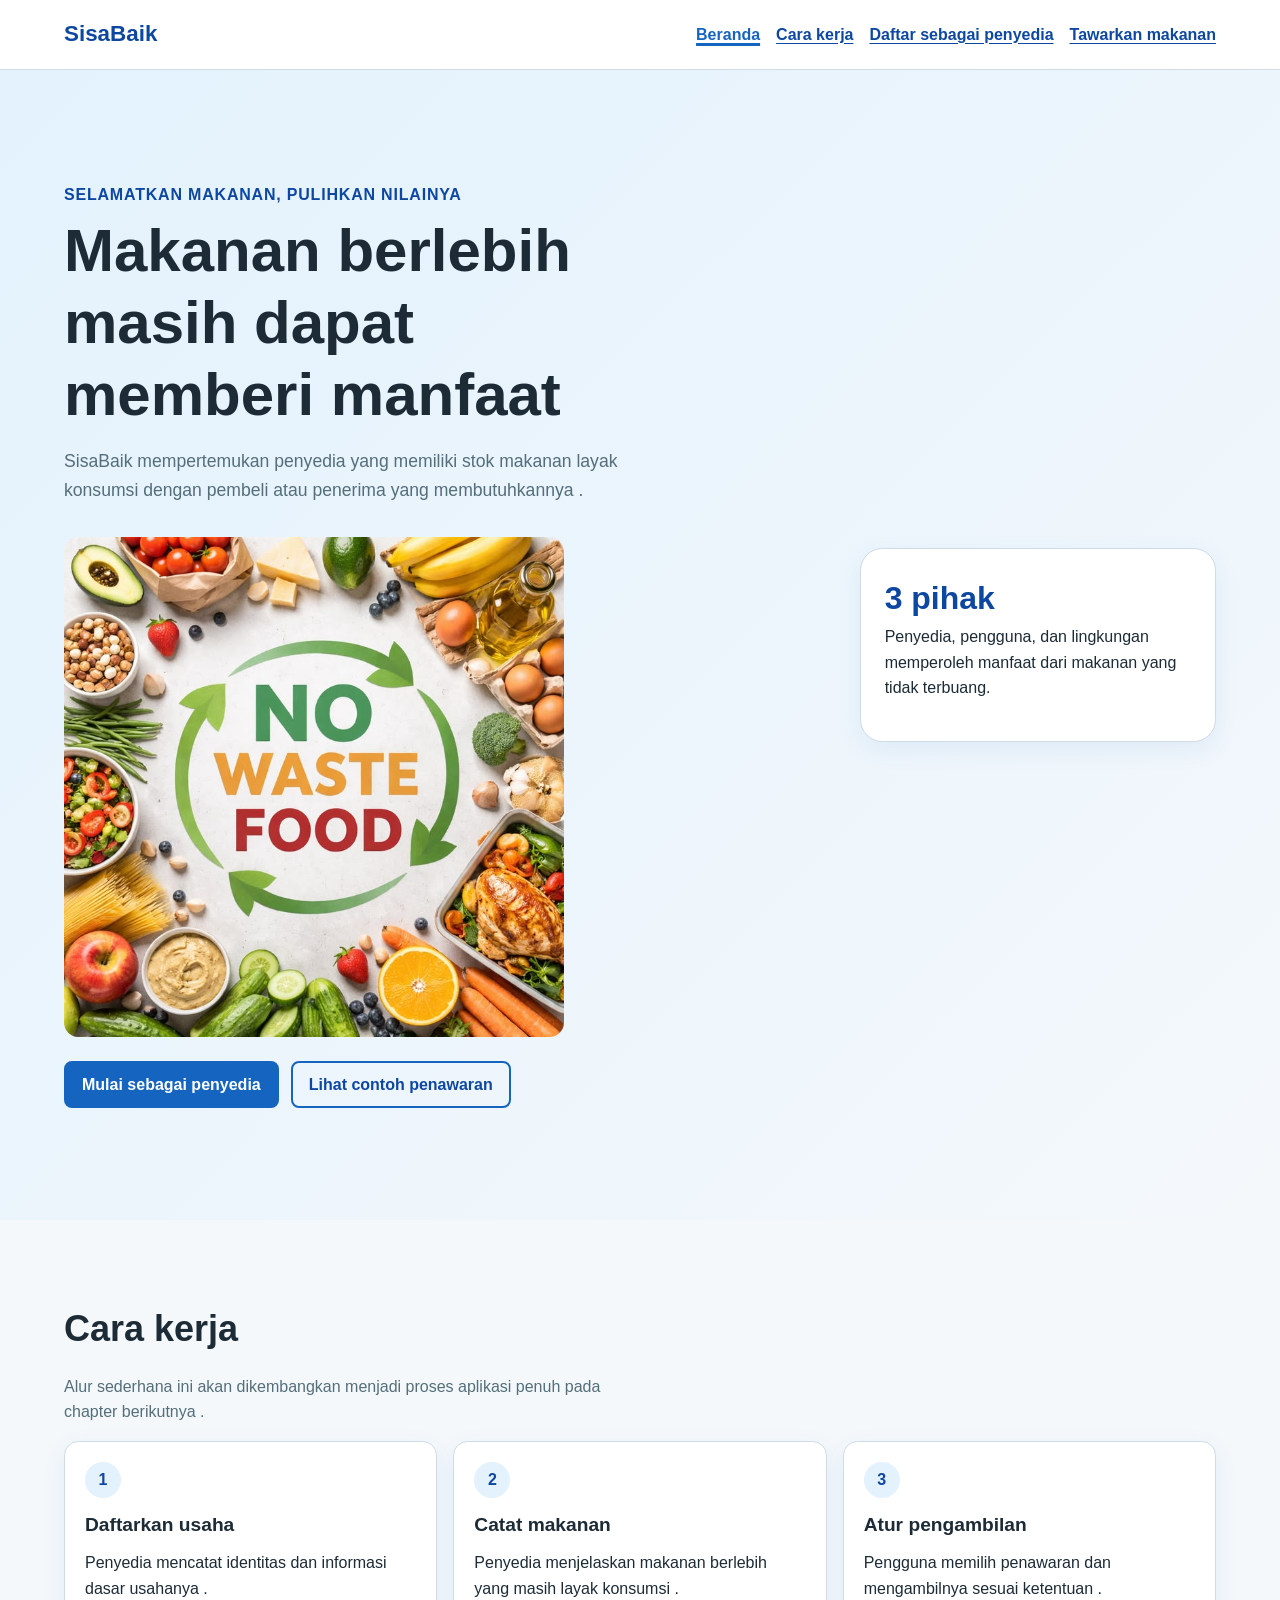
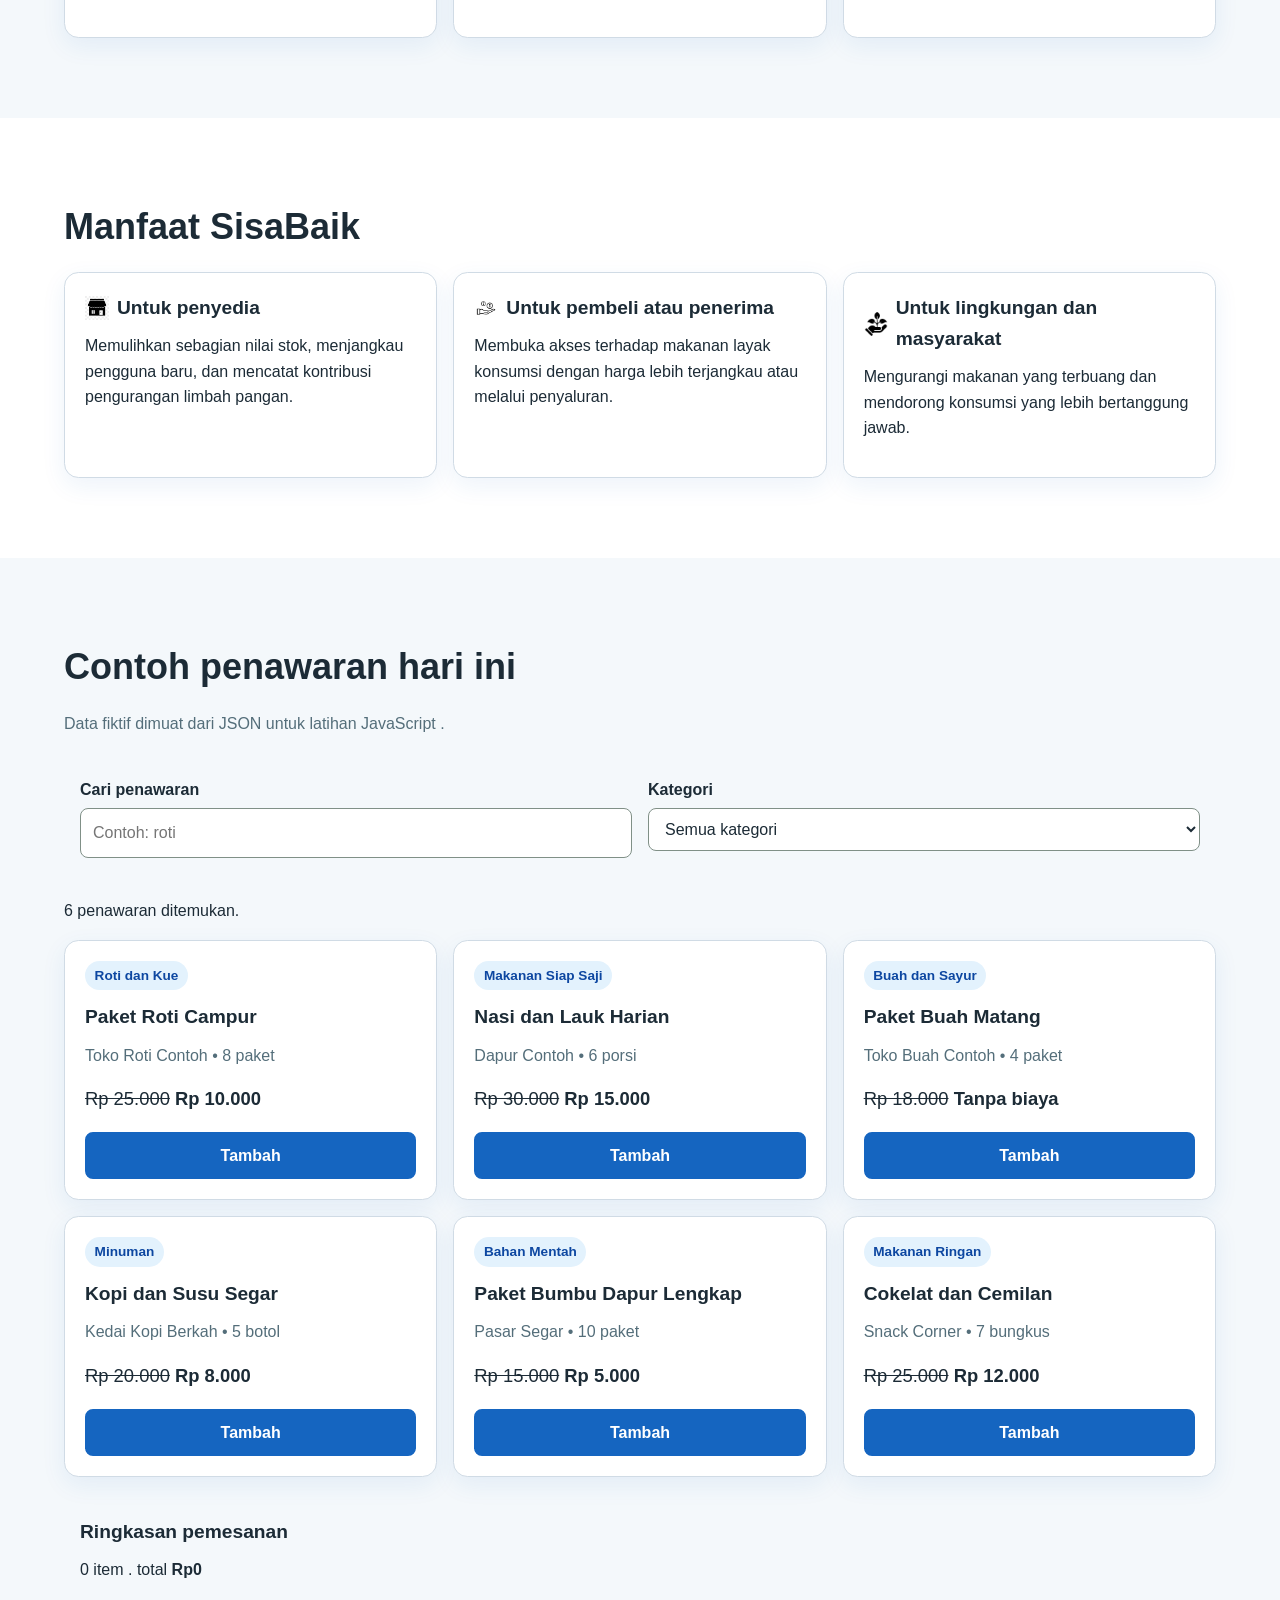
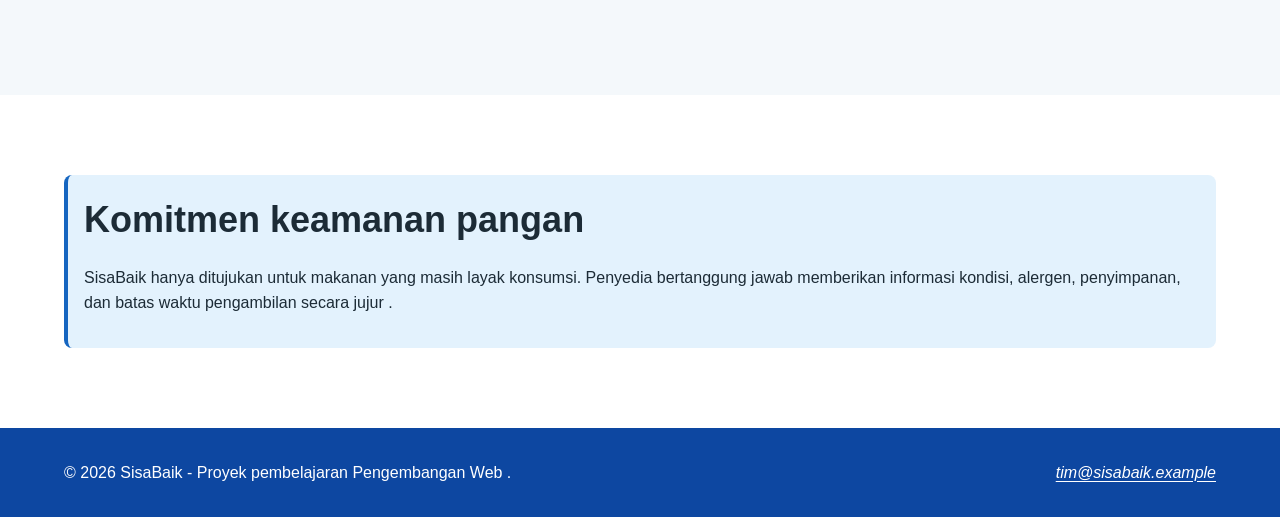
<file: index.html>
<!doctype html>
<html lang="id">
<head>
<meta charset="utf-8">
<meta name="viewport" content="width=device-width, initial-scale=1">
<meta name="description" content="SisaBaik membantu penyedia menawarkan makanan berlebih agar tetap bernilai,
terjangkau, dan tidak terbuang.">
<title>Beranda | SisaBaik</title>
<link rel="stylesheet" href="styles.css">
<script src="app.js" defer></script>
</head>
<body>
<a class="skip-link" href="#konten-utama">Lewati ke konten utama</a>

<header class="site-header">
<div class="container header-layout">
<p class="brand">SisaBaik</p>
<nav aria-label="Navigasi utama">
<ul class="nav-list">
<li><a href="index.html" aria-current="page">Beranda</a></li>
<li><a href="#cara-kerja">Cara kerja</a></li>
<li><a href="daftar-penyedia.html">Daftar sebagai penyedia</a></li>
<li><a href="tawarkan-makanan.html">Tawarkan makanan</a></li>
</ul>
</nav>
</div>
</header>

<main id="konten-utama" tabindex="-1">
<section class="hero" aria-labelledby="judul-utama">
<div class="container hero-layout">
    
<div>
<p class="eyebrow">Selamatkan makanan, pulihkan nilainya</p>
<h1 id="judul-utama">Makanan berlebih masih dapat memberi manfaat</h1>
<p class="lead">SisaBaik mempertemukan penyedia yang memiliki stok makanan layak konsumsi dengan pembeli
atau penerima yang membutuhkannya .</p>
<img src="sisabaikfoto.jpg" alt="Ilustrasi makanan SisaBaik" style="width: 100%; max-width: 500px; height: auto; border-radius: var(--radius-medium, 8px); margin-block: 1rem;">
<div class="button-group">
<a class="button" href="daftar-penyedia.html">Mulai sebagai penyedia</a>
<a class="button button-secondary" href="#penawaran-contoh">Lihat contoh penawaran</a>
</div>
</div>
<aside class="hero-panel" aria-label="Ringkasan manfaat SisaBaik">
<strong>3 pihak</strong>
<p>Penyedia, pengguna, dan lingkungan memperoleh manfaat dari makanan yang tidak terbuang. </p>
</aside>
</div>
</section>

<section class="section" id="cara-kerja" aria-labelledby="judul-cara-kerja">
<div class="container">
<h2 id="judul-cara-kerja">Cara kerja</h2>
<p class="section-intro">Alur sederhana ini akan dikembangkan menjadi proses aplikasi penuh pada chapter
berikutnya .</p>
<div class="steps-grid">
<article class="card">
<span class="step-number" aria-hidden="true">1</span>
<h3>Daftarkan usaha</h3>
<p>Penyedia mencatat identitas dan informasi dasar usahanya .</p>
</article>
<article class="card">
<span class="step-number" aria-hidden="true">2</span>
<h3>Catat makanan</h3>
<p>Penyedia menjelaskan makanan berlebih yang masih layak konsumsi .</p>
</article>
<article class="card">
<span class="step-number" aria-hidden="true">3</span>
<h3>Atur pengambilan</h3>
<p>Pengguna memilih penawaran dan mengambilnya sesuai ketentuan .</p>
</article>
</div>
</div>
</section>

<section class="section section-alt" aria-labelledby="judul-manfaat">
<div class="container">
<h2 id="judul-manfaat">Manfaat SisaBaik</h2>
<div class="benefit-grid">
<article class="card">
<h3 style="display: flex; align-items: center; gap: 0.5rem;">
<img src="penyedia.jpg" alt="" style="width: 24px; height: 24px; object-fit: contain;">
Untuk penyedia
</h3>
<p>Memulihkan sebagian nilai stok, menjangkau pengguna baru, dan mencatat kontribusi pengurangan limbah pangan.</p>
</article>

<article class="card">
<h3 style="display: flex; align-items: center; gap: 0.5rem;">
<img src="pembeli.jpg" alt="" style="width: 24px; height: 24px; object-fit: contain;">
Untuk pembeli atau penerima
</h3>
<p>Membuka akses terhadap makanan layak konsumsi dengan harga lebih terjangkau atau melalui penyaluran.</p>
</article>

<article class="card">
<h3 style="display: flex; align-items: center; gap: 0.5rem;">
<img src="lingkungan.jpg" alt="" style="width: 24px; height: 24px; object-fit: contain;">
Untuk lingkungan dan masyarakat
</h3>
<p>Mengurangi makanan yang terbuang dan mendorong konsumsi yang lebih bertanggung jawab.</p>
</article>
</div>
</div>
</section>

<section class="section" id="penawaran-contoh" aria-labelledby="judul-penawaran">
<div class="container">
<h2 id="judul-penawaran">Contoh penawaran hari ini</h2>
<p class="section-intro">Data fiktif dimuat dari JSON untuk latihan JavaScript .</p>
<form class="filter-panel" id="filter-form" role="search">
<p>
<label for="kata-kunci">Cari penawaran</label><br>
<input id="kata-kunci" name="kata_kunci" type="search" placeholder="Contoh: roti">
</p>
<p>
<label for="filter-kategori">Kategori</label><br>
<select id="filter-kategori" name="kategori">
<option value="semua">Semua kategori</option>
<option value="makanan-siap-saji">Makanan siap saji</option>
<option value="roti-kue">Roti dan kue</option>
<option value="buah-sayur">Buah dan sayur</option>
<option value="minuman">Minuman</option>
<option value="bahan-mentah">Bahan mentah</option>
<option value="makanan-ringan">Makanan ringan</option>
</select>
</p>
</form>
<p id="status-katalog" class="status-message" role="status" aria-live="polite">Memuat penawaran ...</p>
<div class="offer-grid" id="daftar-penawaran"></div>
<aside class="cart-summary" aria-labelledby="judul-ringkasan">
<h3 id="judul-ringkasan">Ringkasan pemesanan</h3>
<p><span id="jumlah-item">0</span> item . total <strong id="total-pesanan">Rp0</strong></p>
</aside>
</div>
</div>
</section>

<section class="section section-alt" aria-labelledby="judul-keamanan">
<div class="container">
<div class="notice">
<h2 id="judul-keamanan">Komitmen keamanan pangan</h2>
<p>SisaBaik hanya ditujukan untuk makanan yang masih layak konsumsi. Penyedia bertanggung jawab memberikan
informasi kondisi, alergen, penyimpanan, dan batas waktu pengambilan secara jujur .</p>
</div>
</div>
</section>
</main>

<footer class="site-footer">
<div class="container footer-layout">
<p>&copy; 2026 SisaBaik - Proyek pembelajaran Pengembangan Web .</p>
<address><a href="mailto:tim@sisabaik.example">tim@sisabaik.example</a></address>
</div>
</footer>
</body>
</html>
</file>
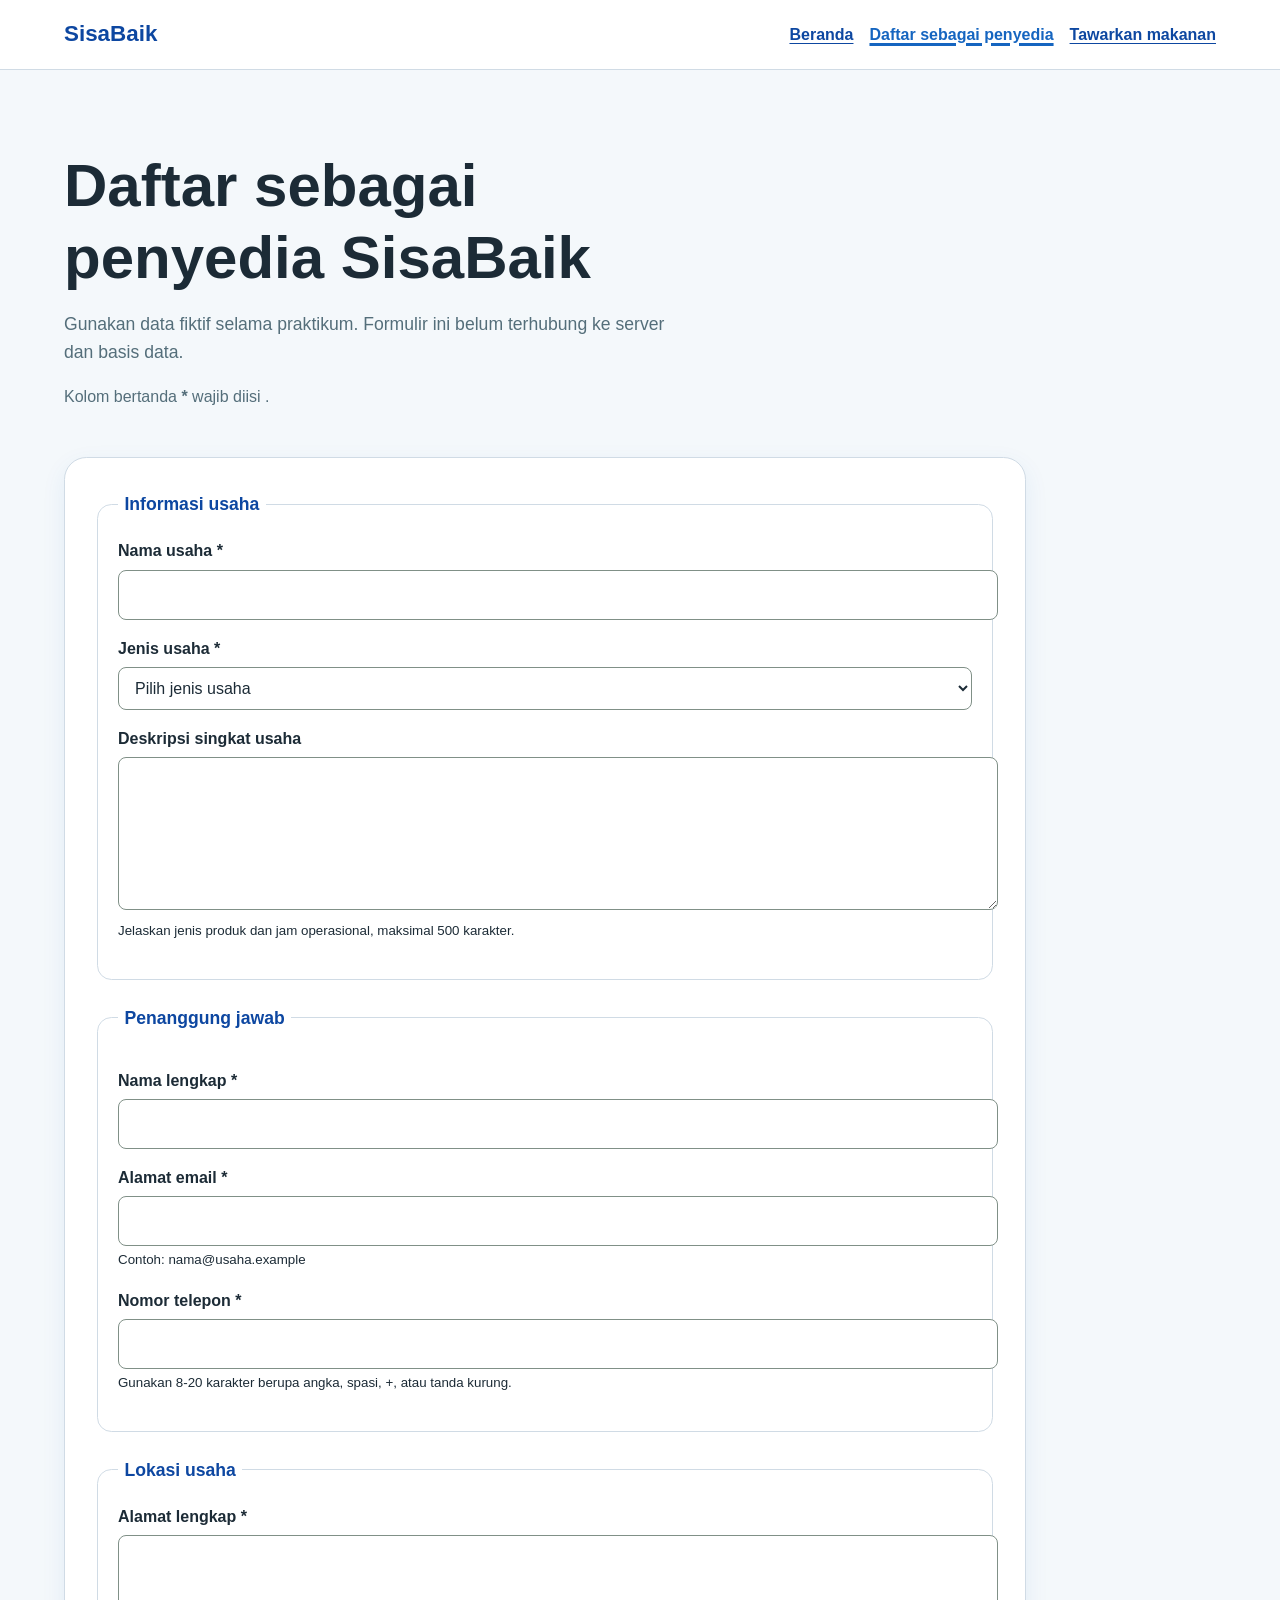
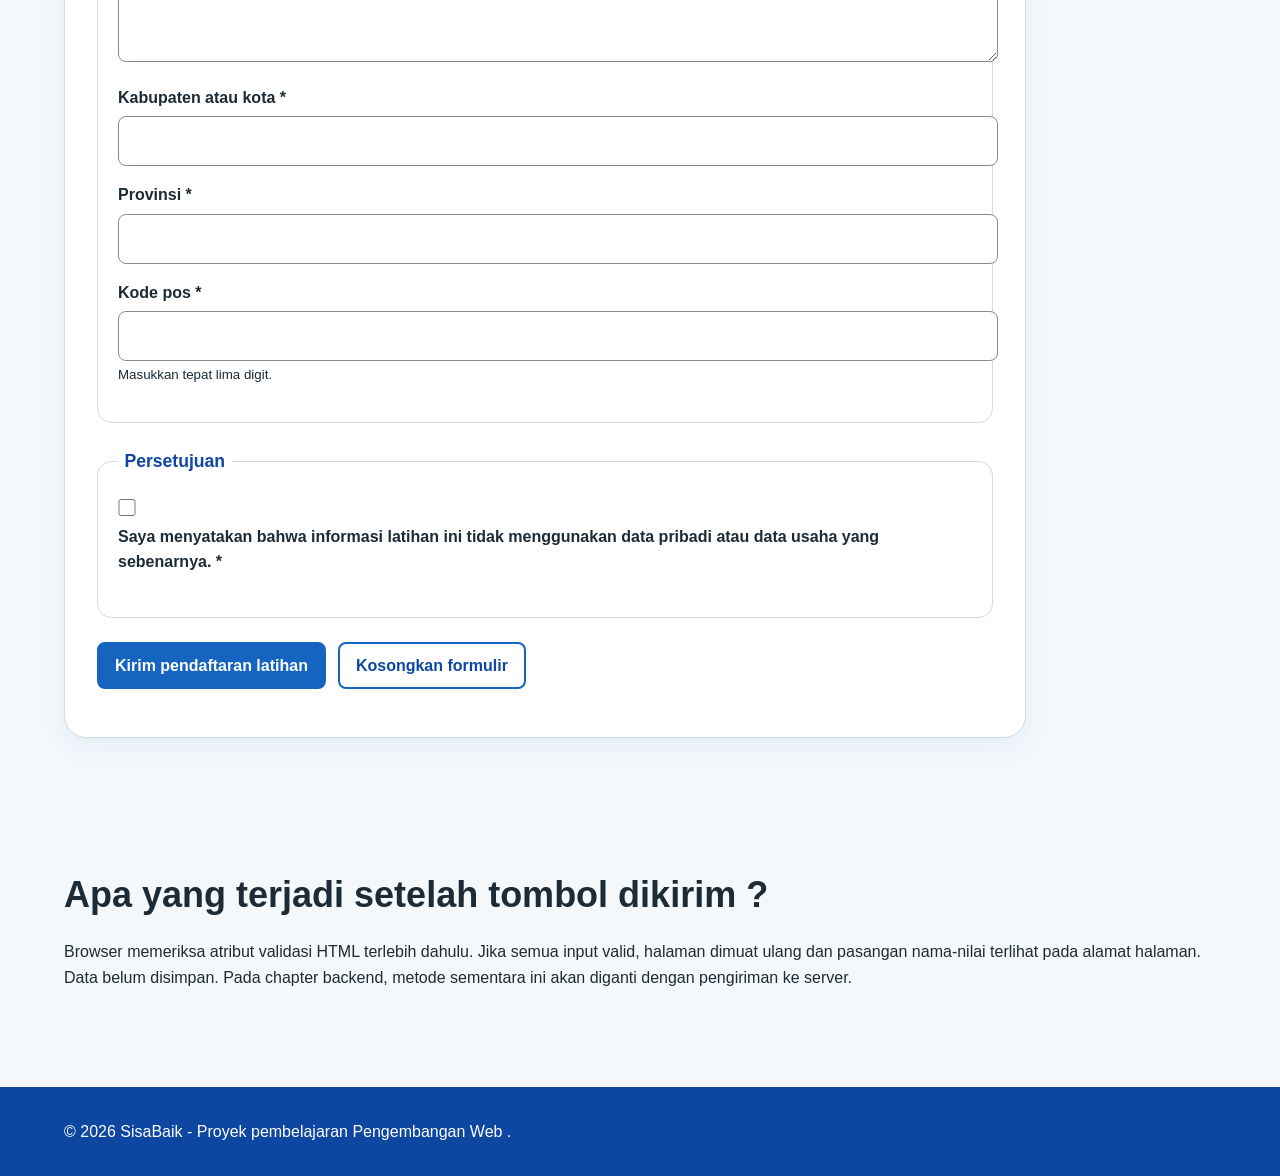
<file: daftar-penyedia.html>
<!doctype html>
<html lang="id">
<head>
<meta charset="utf-8">
<meta name="viewport" content="width=device-width, initial-scale=1">
<meta
name="description"
content="Formulir prototipe untuk mendaftarkan usaha sebagai penyedia makanan di SisaBaik.">

<title>Daftar Penyedia | SisaBaik</title>
<link rel="stylesheet" href="styles.css">
<script src="app.js" defer></script>
</head>
<body>
<a class="skip-link" href="#konten-utama">Lewati ke konten utama</a>

<header class="site-header">
<div class="container header-layout">
<p class="brand">SisaBaik</p>
<nav aria-label="Navigasi utama">
<ul class="nav-list">
<li><a href="index.html">Beranda</a></li>
<li>
<a href="daftar-penyedia.html" aria-current="page">
Daftar sebagai penyedia
</a>
</li>
<li><a href="tawarkan-makanan.html">Tawarkan makanan</a></li>
</ul>
</nav>
</div>
</header>

<main class="container" id="konten-utama" tabindex="-1">
<div class="page-heading">
<h1>Daftar sebagai penyedia SisaBaik</h1>
<p class="lead">
Gunakan data fiktif selama praktikum. Formulir ini belum terhubung ke
server dan basis data.
</p>
<p class="required-note" id="petunjuk-wajib">Kolom bertanda <strong> *</strong> wajib diisi .</p>
</div>

<form
class="form-card"
action="daftar-penyedia.html"
method="get"
aria-describedby="petunjuk-wajib"
>
<fieldset class="form-section">
<legend>Informasi usaha</legend>

<p>
<label for="nama-usaha">Nama usaha *</label><br>
<input
type="text"
id="nama-usaha"
name="nama_usaha"
autocomplete="organization"
minlength="3"
maxlength="100"
required
>
</p>

<p>
<label for="jenis-usaha">Jenis usaha *</label><br>
<select id="jenis-usaha" name="jenis_usaha" required>
<option value="">Pilih jenis usaha</option>
<option value="restoran">Restoran</option>
<option value="toko-roti">Toko roti</option>
<option value="katering">Katering</option>
<option value="ritel">Toko ritel</option>
<option value="hotel">Hotel atau penginapan</option>
<option value="lainnya">Lainnya</option>
</select>
</p>

<p>
<label for="deskripsi-usaha">Deskripsi singkat usaha</label><br>
<textarea
id="deskripsi-usaha"
name="deskripsi_usaha"
rows="5"
maxlength="500"
aria-describedby="bantuan-deskripsi"
></textarea><br>
<small id="bantuan-deskripsi">
Jelaskan jenis produk dan jam operasional, maksimal 500 karakter.
</small>
</p>
</fieldset>

<fieldset class="form-section">
<legend>Penanggung jawab</legend>

<p>
    
<p>
<label for="nama-penanggung-jawab">Nama lengkap *</label><br>
<input
type="text"
id="nama-penanggung-jawab"
name="nama_penanggung_jawab"
autocomplete="name"
minlength="3"
maxlength="100"
required
>
</p>

<p>
<label for="email">Alamat email *</label><br>
<input
type="email"
id="email"
name="email"
autocomplete="email"
maxlength="254"
aria-describedby="bantuan-email"
required
><br>
<small id="bantuan-email">Contoh: nama@usaha.example</small>
</p>

<p>
<label for="telepon">Nomor telepon *</label><br>
<input
type="tel"
id="telepon"
name="telepon"
autocomplete="tel"
inputmode="tel"
pattern="[0-9+() ]{8,20}"
aria-describedby="bantuan-telepon"
required
><br>
<small id="bantuan-telepon">
Gunakan 8-20 karakter berupa angka, spasi, +, atau tanda kurung.
</small>
</p>
</fieldset>

<fieldset class="form-section">
<legend>Lokasi usaha</legend>

<p>
<label for="alamat">Alamat lengkap *</label><br>
<textarea
id="alamat"
name="alamat"
rows="4"
autocomplete="street-address"
minlength="10"
maxlength="250"
required
></textarea>
</p>

<p>
<label for="kota">Kabupaten atau kota *</label><br>
<input
type="text"
id="kota"
name="kota"
autocomplete="address-level2"
maxlength="100"
required
>
</p>

<p>
<label for="provinsi">Provinsi *</label><br>
<input
type="text"
id="provinsi"
name="provinsi"
autocomplete="address-level1"
maxlength="100"
required
>
</p>
<p>
<label for="kode-pos">Kode pos *</label><br>
<input
type="text"
id="kode-pos"
name="kode_pos"
autocomplete="postal-code"
inputmode="numeric"
pattern="[0-9]{5}"
aria-describedby="bantuan-kode-pos"
required
><br>
<small id="bantuan-kode-pos">Masukkan tepat lima digit. </small>
</p>
</fieldset>

<fieldset class="form-section">
<legend>Persetujuan</legend>
<p>
<input
type="checkbox"
id="persetujuan"
name="persetujuan"
value="setuju"
required>

<label for="persetujuan">
Saya menyatakan bahwa informasi latihan ini tidak menggunakan
data pribadi atau data usaha yang sebenarnya. *
</label>
</p>
</fieldset>

<p class="form-actions">
<button class="button" type="submit">Kirim pendaftaran latihan</button>
<button class="button button-secondary" type="reset">Kosongkan formulir</button>
</p>
</form>

<section class="section" aria-labelledby="catatan-prototipe">
<h2 id="catatan-prototipe">Apa yang terjadi setelah tombol dikirim ?</h2>
<p>
Browser memeriksa atribut validasi HTML terlebih dahulu. Jika semua
input valid, halaman dimuat ulang dan pasangan nama-nilai terlihat
pada alamat halaman. Data belum disimpan. Pada chapter backend,
metode sementara ini akan diganti dengan pengiriman ke server.
</p>
</section>
</main>

<footer class="site-footer">
<div class="container footer-layout">
<p>&copy; 2026 SisaBaik - Proyek pembelajaran Pengembangan Web .</p>
</div>
</footer>
</body>
</html>
</file>
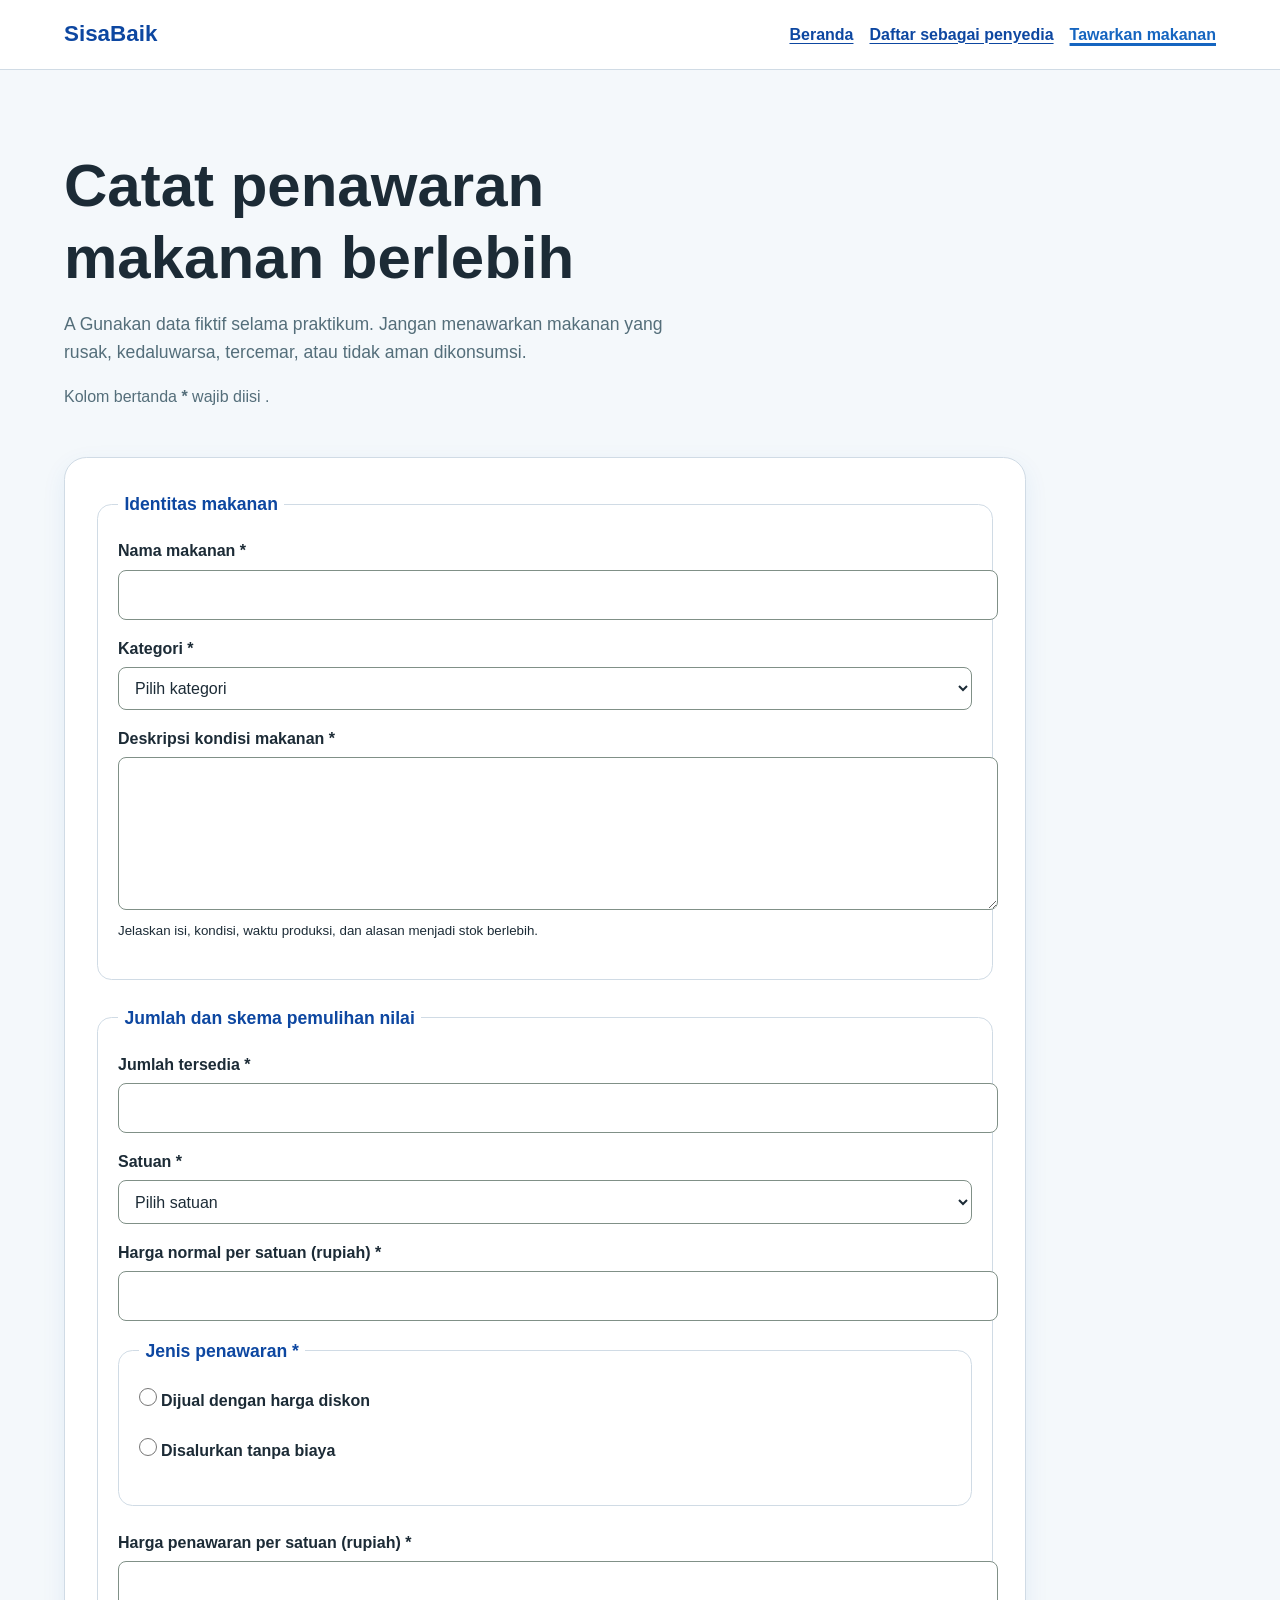
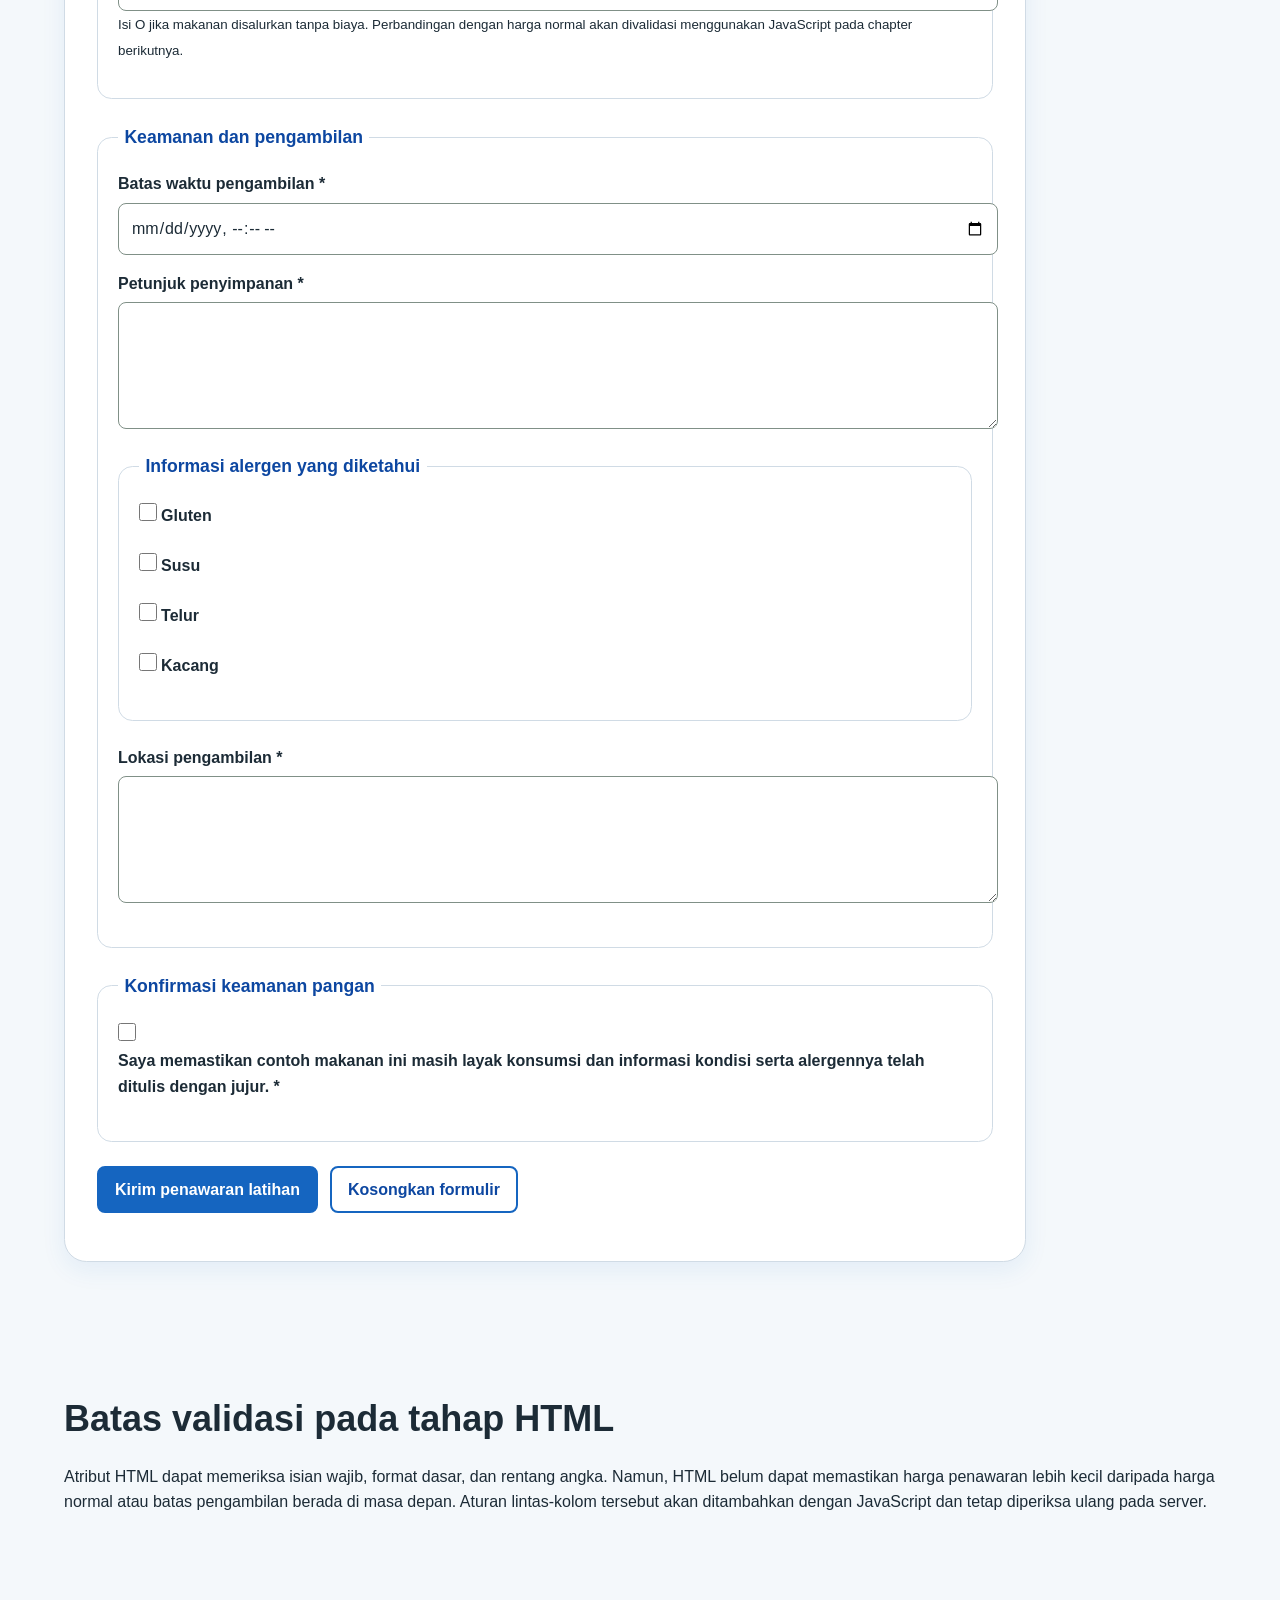
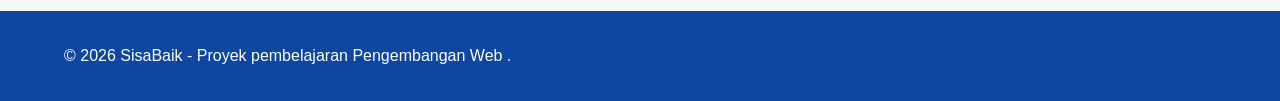
<file: tawarkan-makanan.html>
<!doctype html>
<html lang="id">
<head>
<meta charset="utf-8">
<meta name="viewport" content="width=device-width, initial-scale=1">
<meta
name="description"
content="Formulir prototipe untuk mencatat makanan berlebih yang akan ditawarkan melalui SisaBaik."
>
<title>Tawarkan Makanan | SisaBaik</title>
<link rel="stylesheet" href="styles.css">
<script src="app.js" defer></script>
</head>
<body>
<a class="skip-link" href="#konten-utama">Lewati ke konten utama</a>

<header class="site-header">
<div class="container header-layout">
<p class="brand">SisaBaik</p>
<nav aria-label="Navigasi utama">
<ul class="nav-list">
<li><a href="index.html">Beranda</a></li>
<li><a href="daftar-penyedia.html">Daftar sebagai penyedia</a></li>
<li>
<a href="tawarkan-makanan.html" aria-current="page">
Tawarkan makanan
</a>
</li>
</ul>
</nav>
</div>
</header>

<main class="container" id="konten-utama" tabindex="-1">
<div class="page-heading">
<h1>Catat penawaran makanan berlebih</h1>
<p class="lead">
A

Gunakan data fiktif selama praktikum. Jangan menawarkan makanan yang
rusak, kedaluwarsa, tercemar, atau tidak aman dikonsumsi.
</p>
<p class="required-note" id="petunjuk-wajib">Kolom bertanda <strong> *</strong> wajib diisi .</p>
</div>

<form id="form-penawaran" class="form-card" action="tawarkan-makanan.html" method="get" aria-describedby="petunjuk-wajib">
<fieldset class="form-section">
<legend>Identitas makanan</legend>

<p>
<label for="nama-makanan">Nama makanan *</label><br>
<input
type="text"
id="nama-makanan"
name="nama_makanan"
minlength="3"
maxlength="120"
required
>
</p>

<p>
<label for="kategori">Kategori *</label><br>
<select id="kategori" name="kategori" required>
<option value="">Pilih kategori</option>
<option value="makanan-siap-saji">Makanan siap saji</option>
<option value="roti-kue">Roti atau kue</option>
<option value="buah-sayur">Buah atau sayur</option>
<option value="minuman">Minuman</option>
<option value="bahan-pangan">Bahan pangan</option>
<option value="lainnya">Lainnya</option>
</select>
</p>

<p>
<label for="deskripsi-makanan">Deskripsi kondisi makanan *</label><br>
<textarea
id="deskripsi-makanan"
name="deskripsi_makanan"
rows="5"
minlength="20"
maxlength="600"
aria-describedby="bantuan-deskripsi-makanan"
required
></textarea><br>
<small id="bantuan-deskripsi-makanan">
Jelaskan isi, kondisi, waktu produksi, dan alasan menjadi stok berlebih.
</small>
</p>
</fieldset>

<fieldset class="form-section">
<legend>Jumlah dan skema pemulihan nilai</legend>

<p>
<label for="jumlah">Jumlah tersedia *</label><br>
<input
type="number"
id="jumlah"
name="jumlah"
min="1"
max="1000"
step="1"
required
>
</p>
<p>
<label for="satuan">Satuan *</label><br>
<select id="satuan" name="satuan" required>
<option value="">Pilih satuan</option>
<option value="porsi">Porsi</option>
<option value="paket">Paket</option>
<option value="buah">Buah</option>
<option value="kilogram">Kilogram</option>
<option value="liter">Liter</option>
</select>
</p>

<p>
<label for="harga-normal">Harga normal per satuan (rupiah) *</label><br>
<input
type="number"
id="harga-normal"
name="harga_normal"
min="0"
max="10000000"
step="500"
required
>
</p>

<fieldset class="form-section">
<legend>Jenis penawaran *</legend>
<p>
<input
type="radio"
id="jenis-diskon"
name="jenis_penawaran"
value="diskon"
required
>
<label for="jenis-diskon">Dijual dengan harga diskon</label>
</p>
<p>
<input
type="radio"
id="jenis-donasi"
name="jenis_penawaran"
value="donasi">

<label for="jenis-donasi">Disalurkan tanpa biaya</label>
</p>
</fieldset>

<p>
<label for="harga-pemulihan">Harga penawaran per satuan (rupiah) *</label><br>
<input
type="number"
id="harga-pemulihan"
name="harga_penawaran"
min="0"
max="10000000"
step="500"
aria-describedby="bantuan-harga"
required
><br>
<small id="bantuan-harga">
Isi O jika makanan disalurkan tanpa biaya. Perbandingan dengan
harga normal akan divalidasi menggunakan JavaScript pada chapter berikutnya.
</small>
</p>
</fieldset>

<fieldset class="form-section">
<legend>Keamanan dan pengambilan</legend>

<p>
<label for="batas-pengambilan">Batas waktu pengambilan *</label><br>
<input
type="datetime-local"
id="batas-pengambilan"
name="batas_pengambilan"
required
>
</p>

<p>
<label for="petunjuk-penyimpanan">Petunjuk penyimpanan *</label><br>
<textarea
id="petunjuk-penyimpanan"
name="petunjuk_penyimpanan"
rows="4"
minlength="10"
maxlength="300"
required
></textarea>
</p>

<fieldset class="form-section">
<legend>Informasi alergen yang diketahui</legend>
<p>
<input type="checkbox" id="alergen-gluten" name="alergen" value="gluten">
<label for="alergen-gluten">Gluten</label>
</p>
<p>
<input type="checkbox" id="alergen-susu" name="alergen" value="susu">
<label for="alergen-susu">Susu</label>
</p>
<p>
<input type="checkbox" id="alergen-telur" name="alergen" value="telur">
<label for="alergen-telur">Telur</label>
</p>
<p>
<input type="checkbox" id="alergen-kacang" name="alergen" value="kacang">
<label for="alergen-kacang">Kacang</label>
</p>
</fieldset>

<p>
<label for="lokasi-pengambilan">Lokasi pengambilan *</label><br>
<textarea
id="lokasi-pengambilan"
name="lokasi_pengambilan"
rows="4"
autocomplete="street-address"
minlength="10"
maxlength="250"
required
></textarea>
</p>
</fieldset>

<fieldset class="form-section">
<legend>Konfirmasi keamanan pangan</legend>
<p>
<input
type="checkbox"
id="konfirmasi-keamanan"
name="konfirmasi_keamanan"
value="terkonfirmasi"
required
>
<label for="konfirmasi-keamanan">
Saya memastikan contoh makanan ini masih layak konsumsi dan
informasi kondisi serta alergennya telah ditulis dengan jujur. *
</label>
</p>
</fieldset>
<p class="form-actions">
<button class="button" type="submit">Kirim penawaran latihan</button>
<button class="button button-secondary" type="reset">Kosongkan formulir</button>
</p>
</form>

<section class="section" aria-labelledby="batas-validasi-html">
<h2 id="batas-validasi-html">Batas validasi pada tahap HTML</h2>
<p>
Atribut HTML dapat memeriksa isian wajib, format dasar, dan rentang
angka. Namun, HTML belum dapat memastikan harga penawaran lebih kecil
daripada harga normal atau batas pengambilan berada di masa depan.
Aturan lintas-kolom tersebut akan ditambahkan dengan JavaScript dan
tetap diperiksa ulang pada server.
</p>
</section>
</main>

<footer class="site-footer">
<div class="container footer-layout">
<p>&copy; 2026 SisaBaik - Proyek pembelajaran Pengembangan Web .</p>
</div>
</footer>
</body>
</html>
</file>
<file: styles.css>
:root {
--color-primary: #1565c0;
--color-primary-dark: #0d47a1;
--color-primary-soft: #e3f2fd;
--color-accent: #00897b;
--color-text: #1c2b36;
--color-muted: #546e7a;
--color-surface: #ffffff;
--color-background: #f4f8fb;
--color-border: #d0dbe5;
--color-danger: #d32f2f;
--shadow-card: 0 0.5rem 1.5rem rgba(21, 101, 192, 0.08);
--radius-small: 0.5rem;
--radius-medium: 0.9rem;
--radius-large: 1.4rem;
--content-width: 72rem;
}
*

*::before,
*::after {
box-sizing: border-box;
}
html {
scroll-behavior: smooth;
}
body {
margin: 0;
background: var(--color-background);
color: var(--color-text);
font-family: Arial, Helvetica, sans-serif;
font-size: 1rem;
line-height: 1.6;
}
h1,
h2,
h3,
p {
margin-block-start: 0;
}
h1,
h2
h3 {
line-height: 1.2;
}
h1 {
max-width: 18ch;
margin-block-end: 1rem;
font-size: clamp(2rem, 7vw, 3.75rem);
}
h2 {
margin-block-end: 1rem;
font-size: clamp(1.5rem, 4vw, 2.25rem);
}
h3 {
margin-block-end: 0.6rem;
font-size: 1.2rem;
}
a {
color: var(--color-primary-dark);
text-underline-offset: 0.2em;
}
a:hover {
    text-decoration-thickness: 0.18em;
}
:focus-visible {
outline: 0.2rem solid var(--color-accent);
outline-offset: 0.2rem;
}
.skip-link {
position: absolute;
inset-block-start: 0.5rem;
inset-inline-start: 0.5rem;
Z-index: 100;
padding: 0.7rem 1rem;
border-radius: var(--radius-small);
background: var(--color-text);
color: var(--color-surface);
transform: translateY(-180%);
}
.skip-link:focus {
transform: translateY(0);
}

.container {
width: min(100% - 2rem, var(--content-width));
margin-inline: auto;
}
.site-header {
background: var(--color-surface);
border-block-end: 0.0625rem solid var(--color-border);
}
.header-layout {
display: flex;
flex-direction: column;
gap: 0.75rem;
padding-block: 1rem;
}
.brand {
margin: 0;
color: var( --color-primary-dark);
font-size: 1.4rem;
font-weight: 700;
}
.nav-list {
display: flex;
flex-wrap: wrap;
gap: 0.5rem 1rem;
margin: 0;
padding: 0;
list-style: none;
}
.nav-list a {
display: inline-block;
padding-block: 0.35rem;
font-weight: 700;
}
.nav-list a[aria-current="page"] {
color: var(--color-primary);
text-decoration-thickness: 0.2em;
}
.hero {
padding-block: clamp(3rem, 10vw, 7rem);
background:
linear-gradient(135deg, #e3f2fd, #f4f8fb);
}
.hero-layout {
display: grid;
gap: 2rem;
align-items: center;
}
.eyebrow {
margin-block-end: 0.5rem;
color: var(--color-primary-dark);
font-weight: 700;
letter-spacing: 0.05em;
text-transform: uppercase;
}
.lead {
max-width: 62ch;
color: var(--color-muted);
font-size: 1.1rem;
}
.hero-panel {
padding: 1.5rem;
border: 0.0625rem solid var(--color-border);
border-radius: var(--radius-large);
background: var(--color-surface);
box-shadow: var(--shadow-card);
}
.hero-panel strong {
display: block;
color: var(--color-primary-dark);
font-size: 2rem;
}
.button-group,
.form-actions {
display: flex;
flex-wrap: wrap;
gap: 0.75rem;
align-items: center;
}
.button {
display: inline-block;
padding: 0.75rem 1rem;
border: 0.125rem solid var(--color-primary);
border-radius: var(--radius-small);
background: var(--color-primary);
color: var(--color-surface);
font: inherit;
font-weight: 700;
line-height: 1.2;
text-decoration: none;
cursor: pointer;
}
.button:hover {
background: var(--color-primary-dark);
border-color: var(--color-primary-dark);
}
.button-secondary {
background: transparent;
color: var(--color-primary-dark);
}
.section {
padding-block: clamp(2.5rem, 7vw, 5rem);
}
.section-alt {
background: var(--color-surface);
}
.section-intro {
max-width: 65ch;
color: var(--color-muted);
}
.steps-grid,
.benefit-grid,
.offer-grid {
display: grid;
grid-template-columns: 1fr;
gap: 1rem;
}
.card {
padding: 1.25rem;
border: 0.0625rem solid var(--color-border);
border-radius: var(--radius-medium);
background: var(--color-surface);
box-shadow: var(--shadow-card);
}
.step-number {
display: inline-grid;
width: 2.25rem;
height: 2.25rem;
margin-block-end: 0.75rem;
place-items: center;
border-radius: 50%;
background: var(--color-primary-soft);
color: var(--color-primary-dark);
font-weight: 700;
}
.offer-card {
display: flex;
flex-direction: column;
overflow: hidden;
border: 0.0625rem solid var(--color-border);
border-radius: var(--radius-medium);
background: var(--color-surface);
box-shadow: var(--shadow-card);
}
.offer-card __ visual {
min-height: 8rem;
background: linear-gradient(135deg, var(--color-primary), var(--color-primary-dark));
}
.offer-card_content {
display: flex;
flex: 1;
flex-direction: column;
padding: 1.25rem;
}
.offer-card_meta {
color: var(--color-muted);
}
.offer-card_price {
margin-block-start: auto;
font-size: 1.15rem;
}
.badge {
display: inline-block;
width: fit-content;
margin-block-end: 0.75rem;
padding: 0.25rem 0.6rem;
border-radius: 999px;
background: var(--color-primary-soft);
color: var(--color-primary-dark);
font-size: 0.85rem;
font-weight: 700;
}
.notice {
padding: 1rem;
border-inline-start: 0.3rem solid var(--color-primary);
border-radius: var(--radius-small);
background: var(--color-primary-soft);
}
.page-heading {
padding-block: clamp(2.5rem, 7vw, 5rem) 2rem;
}
.form-card {
max-width: 56rem;
margin-block-end: 3rem;
padding: clamp(1rem, 4vw, 2rem);
border: 0.0625rem solid var(--color-border);
border-radius: var(--radius-large);
background: var(--color-surface);
box-shadow: var(--shadow-card);
}
.form-section {
margin: 0 0 1.5rem;
padding: 1.25rem;
border: 0.0625rem solid var(--color-border);
border-radius: var(--radius-medium);
}
.form-section legend {
padding-inline: 0.4rem;
color: var(--color-primary-dark);
font-size: 1.1rem;
font-weight: 700;
}
label {
display: inline-block;
margin-block-end: 0.35rem;
font-weight: 700;
}
input,
select,
textarea {
width: 100%;
padding: 0.7rem 0.75rem;
border: 0.0625rem solid #809087;
border-radius: var(--radius-small);
background: var(--color-surface);
color: var(--color-text);
font: inherit;
}
textarea {
resize: vertical;
}
input:focus,
select:focus,
textarea:focus {
border-color: var(--color-primary-dark);
}
input[type="checkbox"],
input[type="radio"] {
width: 1.1rem;
height: 1.1rem;
margin: 0.2rem 0 0;
accent-color: var(--color-primary);
}
.required-note {
color: var(--color-muted);
}
.site-footer {
padding-block: 2rem;
background: var(--color-primary-dark);
color: var(--color-surface);
}
.site-footer a {
color: var(--color-surface);
}
.footer-layout {
display: flex;
flex-direction: column;
gap: 0.5rem;
}
.footer-layout p,
.footer-layout address {
margin: 0;
}
@media (min-width: 48rem) {
.header-layout {
flex-direction: row;
justify-content: space-between;
align-items: center;
}
.hero-layout {
grid-template-columns: minmax(0, 1.5fr) minmax(15rem, 0.7fr);
}
.steps-grid,
.benefit-grid {
grid-template-columns: repeat(3, minmax(0, 1fr));
}
.offer-grid {
grid-template-columns: repeat(2, minmax(0, 1fr));
}
.footer-layout {
flex-direction: row;
justify-content: space-between;
align-items: center;
}
}
@media (min-width: 68rem) {
.offer-grid {
grid-template-columns: repeat(3, minmax(0, 1fr));
}
}
@media (prefers-reduced-motion: reduce) {
html {
scroll-behavior: auto;
}
}
.filter-panel { display:grid; gap:1rem; margin-block:1.5rem; padding: 1rem; border:0.0625rem solid var( -- color-border);
border-radius:var( -- radius-medium); background:var( -- color-surface); }
.filter-panel p { margin:0; }
.status-message { min-height: 1.6em; color:var( -- color-muted); }
.cart-summary { margin-block-start: 1.5rem; padding: 1rem; border-radius:var( -- radius-medium); background:var( -- color-
primary-soft); }
.error-message { color:var( -- color-danger); font-weight:700; }
@media (min-width:48rem) { .filter-panel { grid-template-columns:repeat(2,minmax(0,1fr)); } }
</file>
